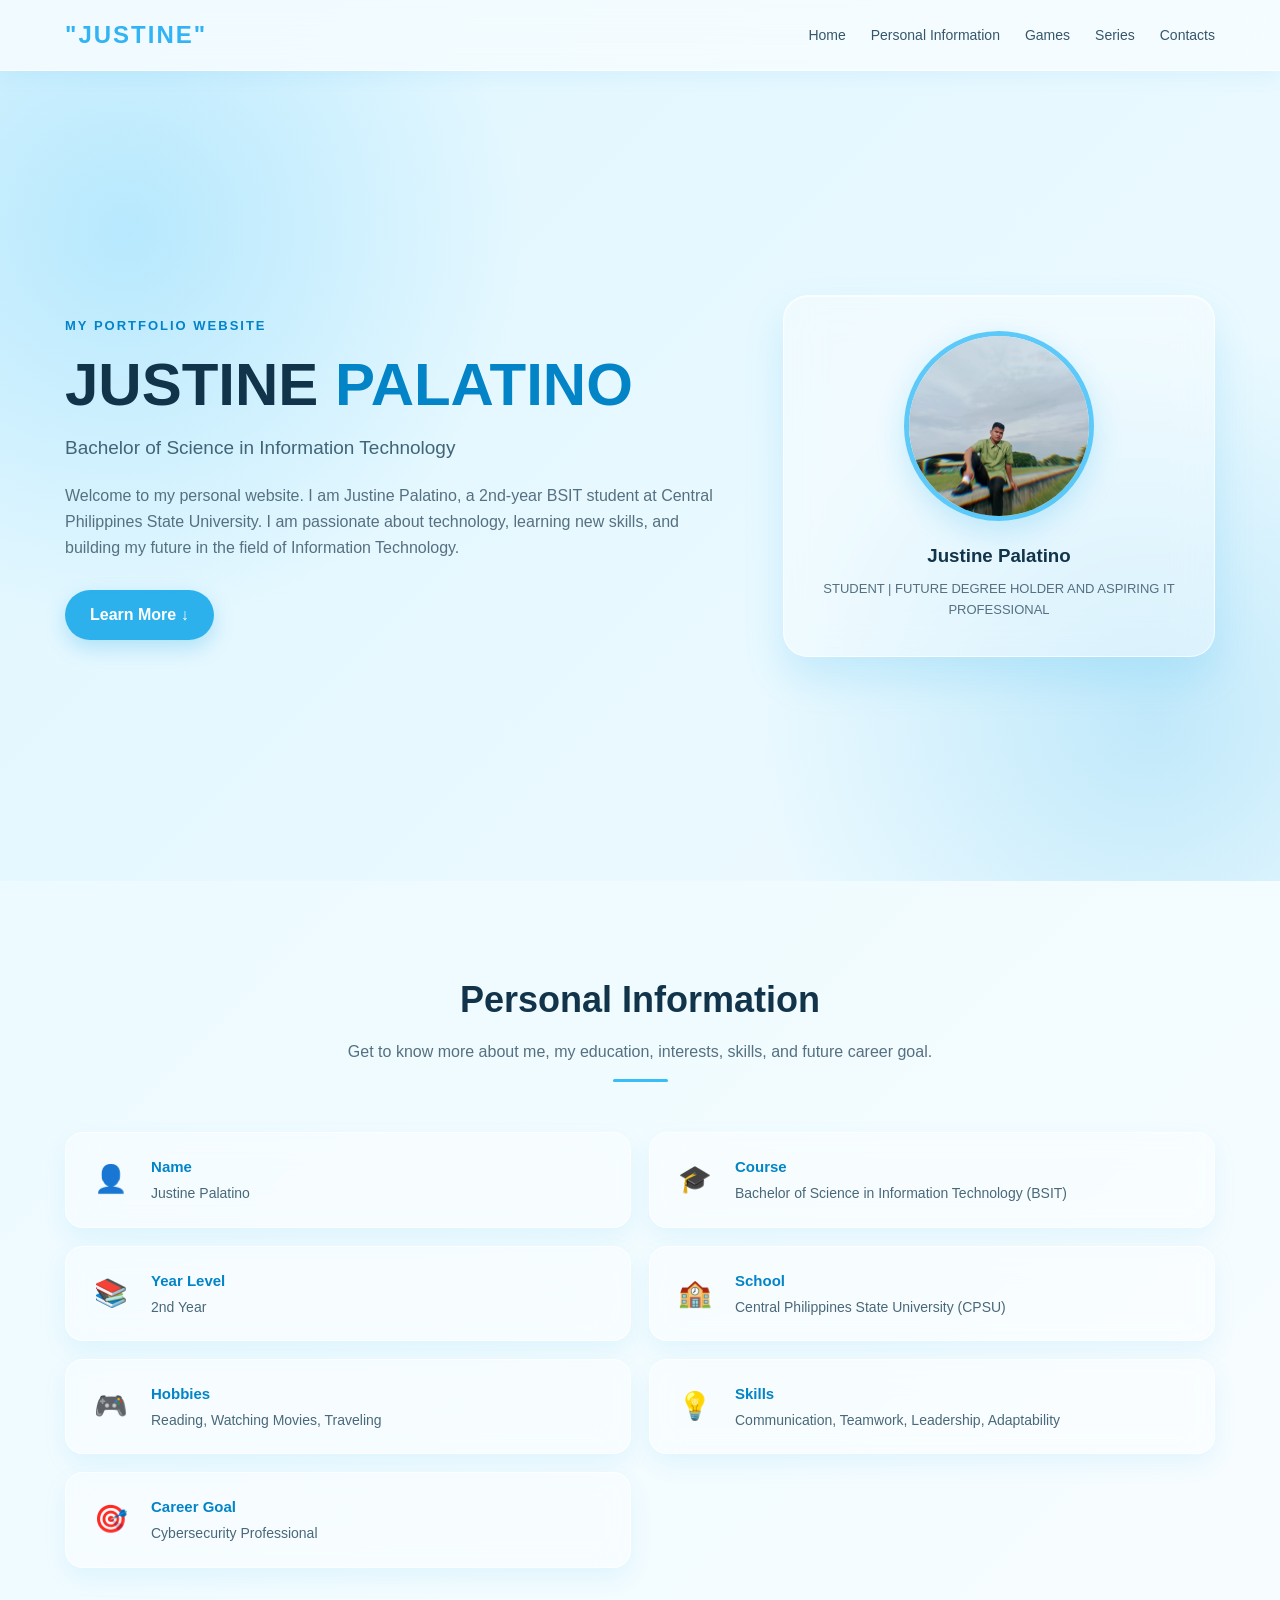
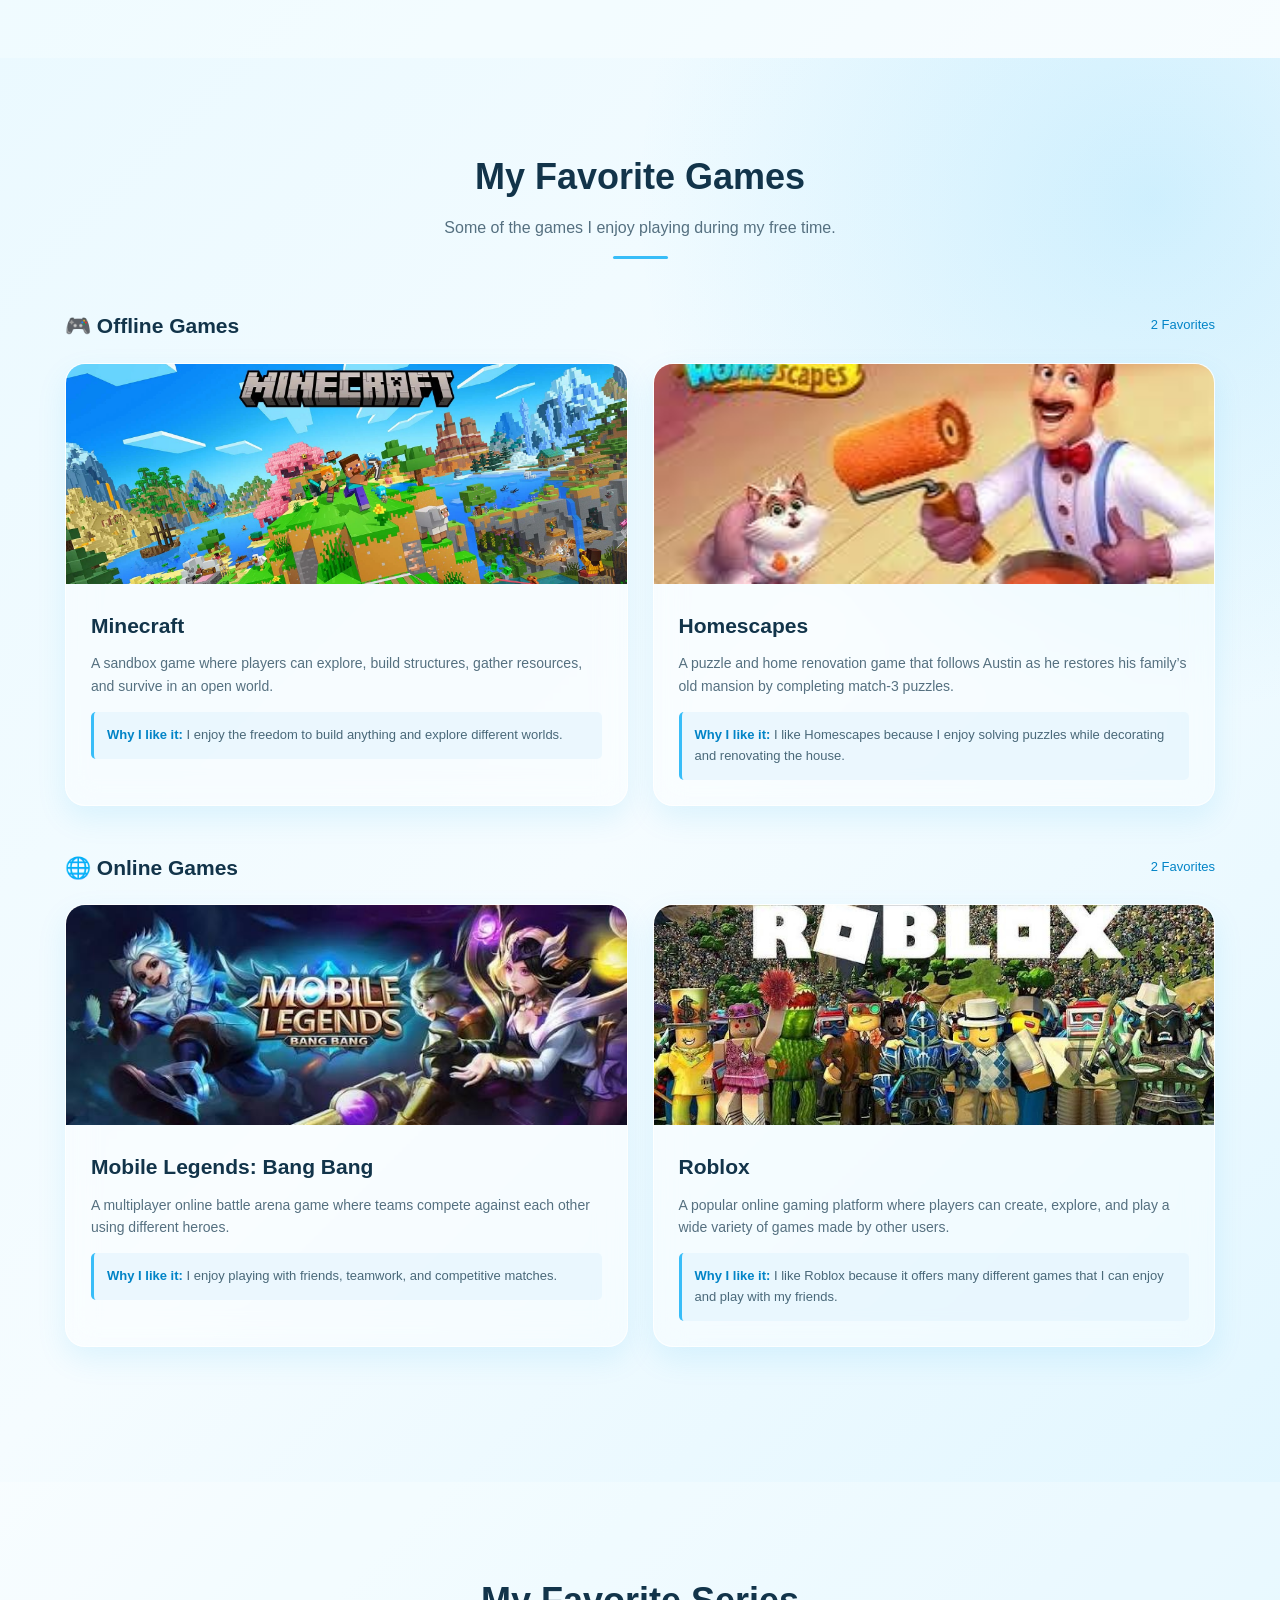
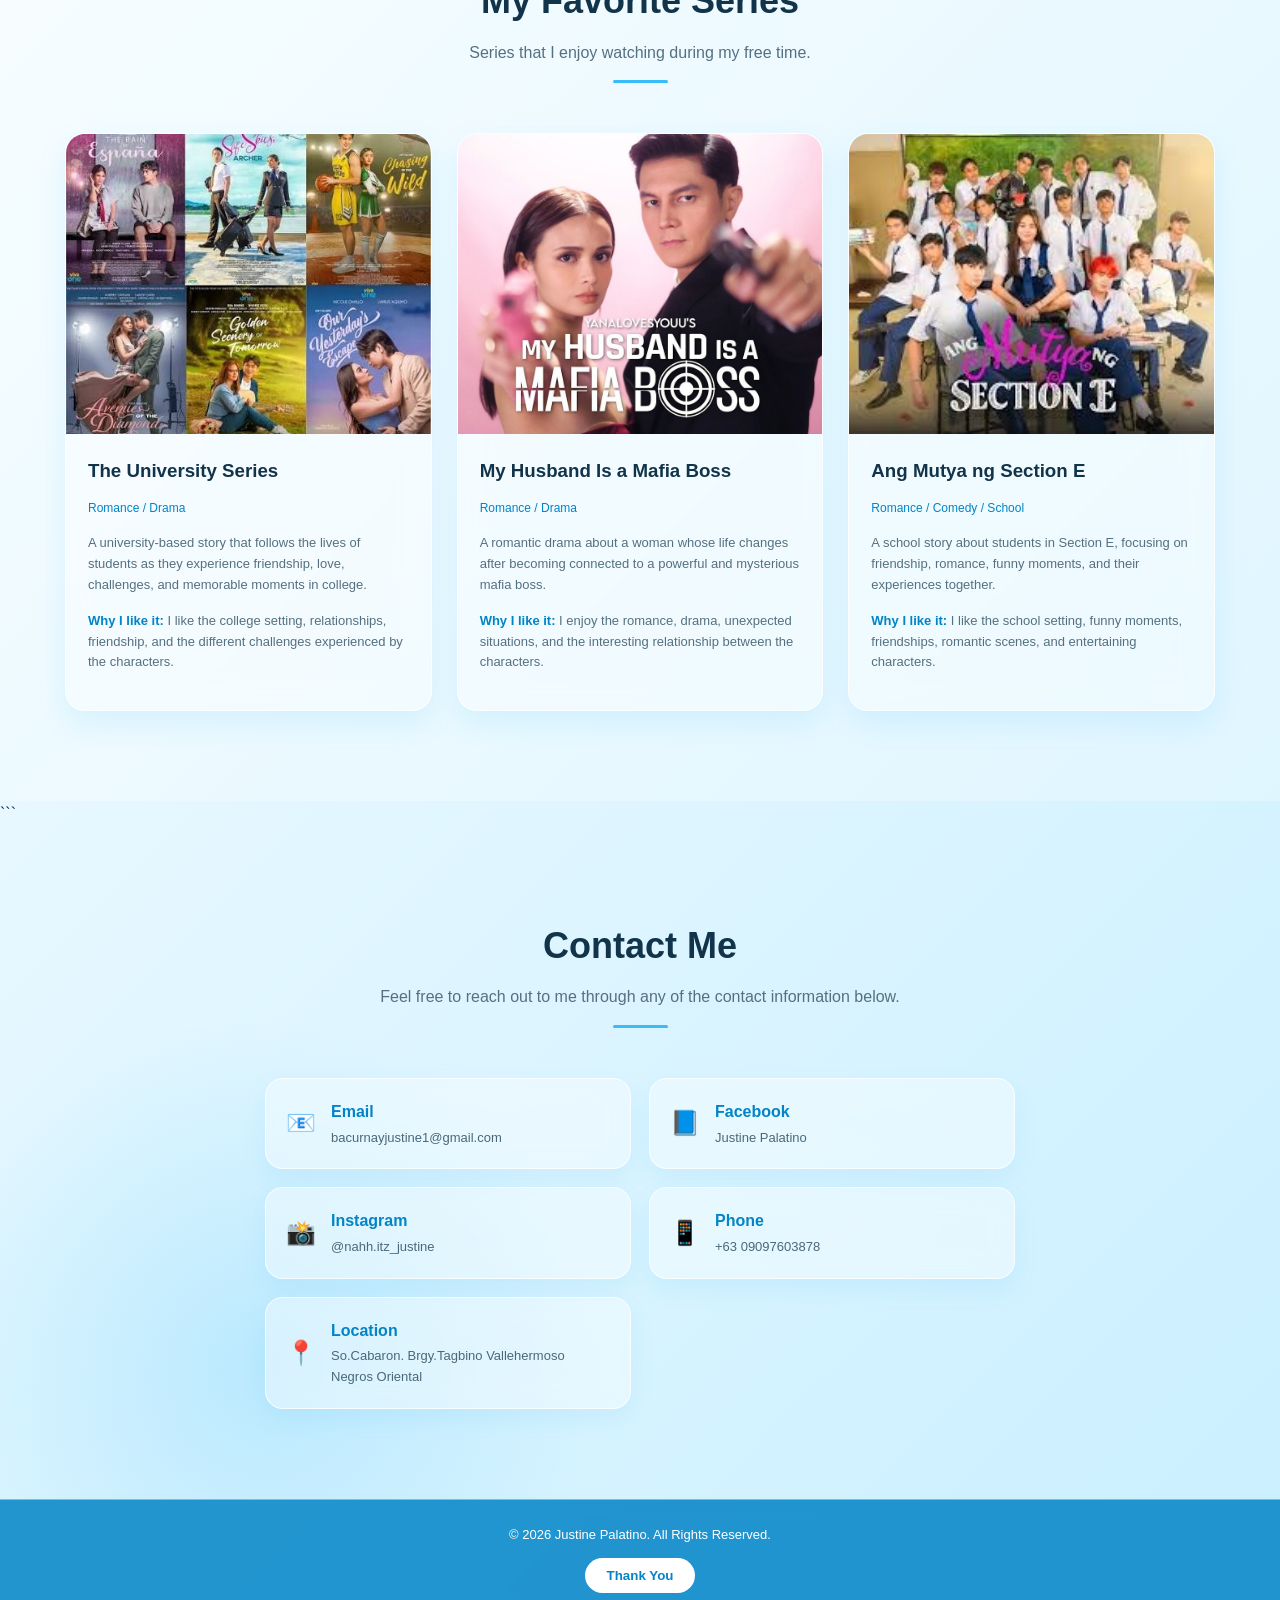
<file: index.html>
<!DOCTYPE html>
<html lang="en">
<head>
    <meta charset="UTF-8">
    <meta name="viewport" content="width=device-width, initial-scale=1.0">

    <title>Justine Palatino | Personal Portfolio</title>

    <!-- Connect the external CSS file -->
    <link rel="stylesheet" href="portfolio.css">
</head>

<body>
<!-- NAVIGATION BAR -->
    <header>
        <nav class="container">

            <a href="#home" class="logo">
                "JUSTINE"
            </a>

            <ul class="nav-links">
                <li><a href="#home">Home</a></li>
                <li><a href="#personal">Personal Information</a></li>
                <li><a href="#favorites">Games</a></li>
                <li><a href="#movies">Series</a></li>
                <li><a href="#contacts">Contacts</a></li>
            </ul>

        </nav>
    </header>


    <main>

<!-- HOME SECTION -->
        <section id="home">

            <div class="container hero">

                <div class="hero-text">

                    <div class="welcome">
                        MY PORTFOLIO WEBSITE
                    </div>

                    <h1>
                        JUSTINE <span>PALATINO</span>
                    </h1>

                    <h3>
                        Bachelor of Science in Information Technology
                    </h3>

                    <p>
                        Welcome to my personal website. I am Justine Palatino,
                        a 2nd-year BSIT student at Central Philippines State
                        University. I am passionate about technology,
                        learning new skills, and building my future in the
                        field of Information Technology.
                    </p>

                    <a href="#personal" class="btn">
                        Learn More ↓
                    </a>

                </div>


                <div class="hero-card">

                    <div class="profile-placeholder">
                        <img src="profile.jpg" alt="Profile Picture">
                    </div>

                    <h3>Justine Palatino</h3>

                    <p>
                        STUDENT | FUTURE DEGREE HOLDER AND
                        ASPIRING IT PROFESSIONAL
                    </p>

                </div>

            </div>

        </section>


        <!-- =====================================================
             2. PERSONAL INFORMATION SECTION
        ====================================================== -->
        <section id="personal">

            <div class="container">

                <div class="section-title">

                    <h2>Personal Information</h2>

                    <p>
                        Get to know more about me, my education,
                        interests, skills, and future career goal.
                    </p>

                    <div class="line"></div>

                </div>


                <div class="info-grid">

                    <div class="info-card">
                        <div class="info-icon">👤</div>
                        <div>
                            <h3>Name</h3>
                            <p>Justine Palatino</p>
                        </div>
                    </div>


                    <div class="info-card">
                        <div class="info-icon">🎓</div>
                        <div>
                            <h3>Course</h3>
                            <p>
                                Bachelor of Science in Information
                                Technology (BSIT)
                            </p>
                        </div>
                    </div>


                    <div class="info-card">
                        <div class="info-icon">📚</div>
                        <div>
                            <h3>Year Level</h3>
                            <p>2nd Year</p>
                        </div>
                    </div>


                    <div class="info-card">
                        <div class="info-icon">🏫</div>
                        <div>
                            <h3>School</h3>
                            <p>
                                Central Philippines State University (CPSU)
                            </p>
                        </div>
                    </div>


                    <div class="info-card">
                        <div class="info-icon">🎮</div>
                        <div>
                            <h3>Hobbies</h3>
                            <p>
                                Reading, Watching Movies, Traveling
                            </p>
                        </div>
                    </div>


                    <div class="info-card">
                        <div class="info-icon">💡</div>
                        <div>
                            <h3>Skills</h3>
                            <p>
                                Communication, Teamwork, Leadership,
                                Adaptability
                            </p>
                        </div>
                    </div>


                    <div class="info-card">
                        <div class="info-icon">🎯</div>
                        <div>
                            <h3>Career Goal</h3>
                            <p>
                                Cybersecurity Professional
                            </p>
                        </div>
                    </div>

                </div>

            </div>

        </section>


        <!-- =====================================================
             3. FAVORITES SECTION
        ====================================================== -->
        <section id="favorites">

            <div class="container">

                <div class="section-title">

                    <h2>My Favorite Games</h2>

                    <p>
                        Some of the games I enjoy playing during my
                        free time.
                    </p>

                    <div class="line"></div>

                </div>


                <!-- OFFLINE GAMES -->

                <div class="category-title">
                    <h3>🎮 Offline Games</h3>
                    <span>2 Favorites</span>
                </div>


                <div class="game-grid">

                    <!-- Minecraft -->
                    <div class="game-card">

                        <div class="game-image">
                            <img src="minecraft.jpg" alt="Minecraft">
                        </div>

                        <div class="game-content">

                            <h4>Minecraft</h4>

                            <p>
                                A sandbox game where players can explore,
                                build structures, gather resources, and
                                survive in an open world.
                            </p>

                            <div class="why-like">
                                <strong>Why I like it:</strong>
                                I enjoy the freedom to build anything
                                and explore different worlds.
                            </div>

                        </div>

                    </div>


                    <!-- Homescapes -->
                    <div class="game-card">

                        <div class="game-image">
                            <img src="homescapes.jpg" alt="Homescapes">
                        </div>

                        <div class="game-content">

                            <h4>Homescapes</h4>

                            <p>                           
                              A puzzle and home renovation game that
                              follows Austin as he restores his family’s
                              old mansion by completing match-3 puzzles.

                            </p>

                            <div class="why-like">
                                <strong>Why I like it:</strong>
                                I like Homescapes because I enjoy solving puzzles while decorating and renovating the house.

                            </div>

                        </div>

                    </div>

                </div>


                <!-- ONLINE GAMES -->

                <div class="category-title">

                    <h3>🌐 Online Games</h3>
                    <span>2 Favorites</span>

                </div>


                <div class="game-grid">

                    <!-- Mobile Legends -->
                    <div class="game-card">

                        <div class="game-image">
                            <img src="mobilelegends.jpg" alt="Mobile Legends">
                        </div>

                        <div class="game-content">

                            <h4>Mobile Legends: Bang Bang</h4>

                            <p>
                                A multiplayer online battle arena game
                                where teams compete against each other
                                using different heroes.
                            </p>

                            <div class="why-like">
                                <strong>Why I like it:</strong>
                                I enjoy playing with friends, teamwork,
                                and competitive matches.
                            </div>

                        </div>

                    </div>


                    <!-- Roblox -->
                    <div class="game-card">

                        <div class="game-image">
                            <img src="roblox.jpg" alt="Roblox">
                        </div>

                        <div class="game-content">

                            <h4>Roblox</h4>

                            <p>
                               A popular online gaming platform where players can create, explore,
                               and play a wide variety of games made by other users.
                            </p>

                            <div class="why-like">
                                <strong>Why I like it:</strong>
                               I like Roblox because it offers many different games 
                               that I can enjoy and play with my friends.
                            </div>

                        </div>

                    </div>

                </div>

            </div>

        </section>


        <!-- =====================================================
             4. MOVIES SECTION
        ====================================================== -->
<section id="movies">

    <div class="container">

        <div class="section-title">

            <h2>My Favorite Series</h2>

            <p>
                Series that I enjoy watching during my free time.
            </p>

            <div class="line"></div>

        </div>


        <div class="movie-grid">


            <!-- Series 1 -->
            <div class="movie-card">

                <div class="movie-poster">
                    <img src="university.jpg" alt="The University Series">
                </div>

                <div class="movie-content">

                    <h3>The University Series</h3>

                    <span class="genre">
                        Romance / Drama
                    </span>

                    <p>
                        A university-based story that follows the
                        lives of students as they experience friendship,
                        love, challenges, and memorable moments in college.
                    </p>

                    <p>
                        <strong>Why I like it:</strong>
                        I like the college setting, relationships,
                        friendship, and the different challenges
                        experienced by the characters.
                    </p>

                </div>

            </div>


            <!-- Series 2 -->
            <div class="movie-card">

                <div class="movie-poster">
                    <img src="mafia.jpg" alt="My Husband Is a Mafia Boss">
                </div>

                <div class="movie-content">

                    <h3>My Husband Is a Mafia Boss</h3>

                    <span class="genre">
                        Romance / Drama
                    </span>

                    <p>
                        A romantic drama about a woman whose life changes
                        after becoming connected to a powerful and
                        mysterious mafia boss.
                    </p>

                    <p>
                        <strong>Why I like it:</strong>
                        I enjoy the romance, drama, unexpected situations,
                        and the interesting relationship between the
                        characters.
                    </p>

                </div>

            </div>


            <!-- Series 3 -->
            <div class="movie-card">

                <div class="movie-poster">
                    <img src="mutya.jpg" alt="Mutya ng Section E">
                </div>

                <div class="movie-content">

                    <h3>Ang Mutya ng Section E</h3>

                    <span class="genre">
                        Romance / Comedy / School
                    </span>

                    <p>
                        A school story about students in Section E,
                        focusing on friendship, romance, funny moments,
                        and their experiences together.
                    </p>

                    <p>
                        <strong>Why I like it:</strong>
                        I like the school setting, funny moments,
                        friendships, romantic scenes, and entertaining
                        characters.
                    </p>

                </div>

            </div>


        </div>

    </div>

</section>
```


        <!-- =====================================================
             5. CONTACTS SECTION
        ====================================================== -->
        <section id="contacts">

            <div class="container">

                <div class="section-title">

                    <h2>Contact Me</h2>

                    <p>
                        Feel free to reach out to me through any of
                        the contact information below.
                    </p>

                    <div class="line"></div>

                </div>


                <div class="contact-wrapper">

                    <!-- CONTACT INFORMATION -->

                    <div class="contact-info">

                        <div class="contact-card">

                            <div class="contact-icon">📧</div>

                            <div>
                                <h4>Email</h4>
                                <p>bacurnayjustine1@gmail.com</p>
                            </div>

                        </div>


                        <div class="contact-card">

                            <div class="contact-icon">📘</div>

                            <div>
                                <h4>Facebook</h4>
                                <p>Justine Palatino</p>
                            </div>

                        </div>


                        <div class="contact-card">

                            <div class="contact-icon">📸</div>

                            <div>
                                <h4>Instagram</h4>
                                <p>@nahh.itz_justine</p>
                            </div>

                        </div>


                        <div class="contact-card">

                            <div class="contact-icon">📱</div>

                            <div>
                                <h4>Phone</h4>
                                <p>+63 09097603878</p>
                            </div>

                        </div>


                        <div class="contact-card">

                            <div class="contact-icon">📍</div>

                            <div>
                                <h4>Location</h4>
                                <p>So.Cabaron. Brgy.Tagbino Vallehermoso Negros Oriental</p>
                            </div>

                        </div>

                    </div>

    </main>


    <!-- =========================================================
         FOOTER
    ========================================================== -->
<footer>

    <p>
        © 2026 Justine Palatino. All Rights Reserved.
    </p>

    <button onclick="thankYouMessage()" class="thank-you-btn">
        Thank You
    </button>

</footer>

<script src="portfolio.js"></script>

</body>
</html>
</file>
<file: portfolio.css>
/* =========================================================
   GENERAL
========================================================= */

* {
    margin: 0;
    padding: 0;
    box-sizing: border-box;
    scroll-behavior: smooth;
}

body {
    font-family: Arial, Helvetica, sans-serif;
    background: linear-gradient(135deg, #dff6ff, #f5fcff, #c9efff);
    color: #163047;
    line-height: 1.6;
}

.container {
    width: 90%;
    max-width: 1150px;
    margin: auto;
}

section {
    padding: 90px 0;
}


/* =========================================================
   NAVIGATION BAR
========================================================= */

header {
    position: sticky;
    top: 0;
    z-index: 1000;

    background: rgba(255, 255, 255, 0.55);
    backdrop-filter: blur(15px);
    -webkit-backdrop-filter: blur(15px);

    border-bottom: 1px solid rgba(255, 255, 255, 0.7);
    box-shadow: 0 4px 20px rgba(0, 150, 220, 0.08);
}

nav.container {
    min-height: 70px;
    display: flex;
    align-items: center;
    justify-content: space-between;
}

.logo {
    text-decoration: none;
    color: #31b3f4;
    font-size: 24px;
    font-weight: bold;
    letter-spacing: 2px;
}

.nav-links {
    display: flex;
    list-style: none;
    gap: 25px;
}

.nav-links a {
    text-decoration: none;
    color: #36566b;
    font-size: 14px;
    font-weight: 500;
    transition: 0.3s;
}

.nav-links a:hover {
    color: #0284c7;
}


/* =========================================================
   HOME
========================================================= */

#home {
    min-height: 90vh;
    display: flex;
    align-items: center;

    background:
        radial-gradient(circle at 10% 20%, rgba(56, 189, 248, 0.25), transparent 30%),
        radial-gradient(circle at 90% 80%, rgba(14, 165, 233, 0.20), transparent 30%);
}

.hero {
    display: grid;
    grid-template-columns: 1.5fr 1fr;
    gap: 70px;
    align-items: center;
}

.welcome {
    display: inline-block;
    color: #0284c7;
    font-size: 13px;
    font-weight: bold;
    letter-spacing: 2px;
    margin-bottom: 15px;
}

.hero-text h1 {
    font-size: 60px;
    line-height: 1.1;
    color: #12344a;
    margin-bottom: 15px;
}

.hero-text h1 span {
    color: #0284c7;
}

.hero-text h3 {
    color: #416477;
    font-size: 19px;
    font-weight: normal;
    margin-bottom: 20px;
}

.hero-text p {
    max-width: 650px;
    color: #557080;
    margin-bottom: 30px;
}

.btn {
    display: inline-block;
    text-decoration: none;

    background: rgba(14, 165, 233, 0.85);
    color: white;

    padding: 12px 25px;
    border-radius: 30px;

    font-weight: bold;

    box-shadow: 0 8px 20px rgba(14, 165, 233, 0.25);
    transition: 0.3s;
}

.btn:hover {
    background: #0284c7;
    transform: translateY(-3px);
}


/* =========================================================
   GLASS PROFILE CARD
========================================================= */

.hero-card {
    background: rgba(255, 255, 255, 0.35);

    backdrop-filter: blur(18px);
    -webkit-backdrop-filter: blur(18px);

    border: 1px solid rgba(255, 255, 255, 0.7);

    border-radius: 25px;

    padding: 35px;

    text-align: center;

    box-shadow:
        0 20px 40px rgba(14, 165, 233, 0.15),
        inset 0 1px 1px rgba(255, 255, 255, 0.8);
}

.profile-placeholder {
    width: 190px;
    height: 190px;
    margin: 0 auto 20px;
}

.profile-placeholder img {
    width: 100%;
    height: 100%;
    object-fit: cover;

    border-radius: 50%;

    border: 5px solid rgba(56, 189, 248, 0.8);

    box-shadow: 0 10px 30px rgba(14, 165, 233, 0.2);
}

.hero-card h3 {
    color: #12344a;
    margin-bottom: 8px;
}

.hero-card p {
    color: #557080;
    font-size: 13px;
}


/* =========================================================
   SECTION TITLES
========================================================= */

.section-title {
    text-align: center;
    margin-bottom: 50px;
}

.section-title h2 {
    color: #12344a;
    font-size: 36px;
    margin-bottom: 10px;
}

.section-title p {
    color: #557080;
}

.line {
    width: 55px;
    height: 3px;

    background: #38bdf8;

    margin: 15px auto;

    border-radius: 10px;
}


/* =========================================================
   PERSONAL INFORMATION
========================================================= */

#personal {
    background: rgba(255, 255, 255, 0.25);
}

.info-grid {
    display: grid;
    grid-template-columns: repeat(2, 1fr);
    gap: 18px;
}

.info-card {
    display: flex;
    align-items: center;
    gap: 18px;

    background: rgba(255, 255, 255, 0.38);

    backdrop-filter: blur(15px);
    -webkit-backdrop-filter: blur(15px);

    border: 1px solid rgba(255, 255, 255, 0.7);

    padding: 22px;

    border-radius: 18px;

    box-shadow: 0 10px 25px rgba(14, 165, 233, 0.08);

    transition: 0.3s;
}

.info-card:hover {
    transform: translateY(-5px);

    border-color: rgba(56, 189, 248, 0.7);

    box-shadow: 0 15px 30px rgba(14, 165, 233, 0.15);
}

.info-icon {
    font-size: 27px;
    min-width: 45px;
    text-align: center;
}

.info-card h3 {
    color: #0284c7;
    font-size: 15px;
    margin-bottom: 3px;
}

.info-card p {
    color: #496879;
    font-size: 14px;
}


/* =========================================================
   FAVORITES
========================================================= */

#favorites {
    background:
        radial-gradient(circle at 90% 10%, rgba(56, 189, 248, 0.2), transparent 30%);
}

.category-title {
    display: flex;
    align-items: center;
    justify-content: space-between;

    margin: 35px 0 20px;
}

.category-title h3 {
    color: #12344a;
    font-size: 21px;
}

.category-title span {
    color: #0284c7;
    font-size: 13px;
}

.game-grid {
    display: grid;
    grid-template-columns: repeat(2, 1fr);
    gap: 25px;

    margin-bottom: 45px;
}


/* =========================================================
   GLASS GAME CARD
========================================================= */

.game-card {
    overflow: hidden;

    background: rgba(255, 255, 255, 0.38);

    backdrop-filter: blur(15px);
    -webkit-backdrop-filter: blur(15px);

    border: 1px solid rgba(255, 255, 255, 0.75);

    border-radius: 20px;

    box-shadow: 0 12px 30px rgba(14, 165, 233, 0.1);

    transition: 0.3s;
}

.game-card:hover {
    transform: translateY(-7px);

    box-shadow: 0 20px 35px rgba(14, 165, 233, 0.18);

    border-color: rgba(56, 189, 248, 0.7);
}

.game-image {
    height: 220px;
    overflow: hidden;
}

.game-image img {
    width: 100%;
    height: 100%;

    object-fit: cover;

    transition: 0.4s;
}

.game-card:hover .game-image img {
    transform: scale(1.05);
}

.game-content {
    padding: 25px;
}

.game-content h4 {
    color: #12344a;
    font-size: 21px;
    margin-bottom: 10px;
}

.game-content p {
    color: #557080;
    font-size: 14px;
    margin-bottom: 15px;
}

.why-like {
    padding: 13px;

    background: rgba(224, 242, 254, 0.55);

    border-left: 3px solid #38bdf8;

    border-radius: 5px;

    color: #496879;

    font-size: 13px;
}

.why-like strong {
    color: #0284c7;
}


/* =========================================================
   MOVIES / SERIES
========================================================= */

#movies {
    background: rgba(255, 255, 255, 0.25);
}

.movie-grid {
    display: grid;
    grid-template-columns: repeat(3, 1fr);
    gap: 25px;
}

.movie-card {
    background: rgba(255, 255, 255, 0.38);

    backdrop-filter: blur(15px);
    -webkit-backdrop-filter: blur(15px);

    border: 1px solid rgba(255, 255, 255, 0.75);

    border-radius: 20px;

    overflow: hidden;

    box-shadow: 0 12px 30px rgba(14, 165, 233, 0.1);

    transition: 0.3s;
}

.movie-card:hover {
    transform: translateY(-7px);

    border-color: rgba(56, 189, 248, 0.7);

    box-shadow: 0 20px 35px rgba(14, 165, 233, 0.18);
}

.movie-poster {
    height: 300px;

    background: rgba(186, 230, 253, 0.4);

    display: flex;
    align-items: center;
    justify-content: center;

    font-size: 70px;

    overflow: hidden;
}

.movie-poster img {
    width: 100%;
    height: 100%;

    object-fit: cover;
}

.movie-content {
    padding: 22px;
}

.movie-content h3 {
    color: #12344a;
    margin-bottom: 8px;
}

.genre {
    display: inline-block;

    color: #0284c7;

    font-size: 12px;

    margin-bottom: 15px;
}

.movie-content p {
    color: #557080;
    font-size: 13px;
    margin-bottom: 15px;
}

.movie-content strong {
    color: #0284c7;
}


/* =========================================================
   CONTACTS
========================================================= */

#contacts {
    background:
        radial-gradient(circle at 20% 80%, rgba(56, 189, 248, 0.2), transparent 30%);
}

.contact-wrapper {
    max-width: 750px;
    margin: auto;
}

.contact-info {
    display: grid;
    grid-template-columns: repeat(2, 1fr);
    gap: 18px;
}

.contact-card {
    display: flex;
    align-items: center;
    gap: 15px;

    padding: 20px;

    background: rgba(255, 255, 255, 0.4);

    backdrop-filter: blur(15px);
    -webkit-backdrop-filter: blur(15px);

    border: 1px solid rgba(255, 255, 255, 0.75);

    border-radius: 18px;

    box-shadow: 0 10px 25px rgba(14, 165, 233, 0.08);

    transition: 0.3s;
}

.contact-card:hover {
    transform: translateY(-5px);

    border-color: rgba(56, 189, 248, 0.7);

    box-shadow: 0 15px 30px rgba(14, 165, 233, 0.15);
}

.contact-icon {
    font-size: 24px;
}

.contact-card h4 {
    color: #0284c7;
    margin-bottom: 3px;
}

.contact-card p {
    color: #496879;
    font-size: 13px;
    word-break: break-word;
}


/* =========================================================
   FOOTER
========================================================= */

footer {
    background: rgba(2, 132, 199, 0.85);

    backdrop-filter: blur(10px);
    -webkit-backdrop-filter: blur(10px);

    text-align: center;

    padding: 25px;

    border-top: 1px solid rgba(255, 255, 255, 0.4);
}

footer p {
    color: white;
    font-size: 13px;
}


/* =========================================================
   RESPONSIVE DESIGN
========================================================= */

@media (max-width: 900px) {

    .hero {
        grid-template-columns: 1fr;
        text-align: center;
    }

    .hero-text p {
        margin-left: auto;
        margin-right: auto;
    }

    .hero-card {
        max-width: 400px;
        width: 100%;
        margin: auto;
    }

    .movie-grid {
        grid-template-columns: repeat(2, 1fr);
    }
}


@media (max-width: 700px) {

    nav.container {
        flex-direction: column;
        padding: 15px 0;
        gap: 12px;
    }

    .nav-links {
        gap: 12px;
        flex-wrap: wrap;
        justify-content: center;
    }

    .nav-links a {
        font-size: 12px;
    }

    .hero-text h1 {
        font-size: 42px;
    }

    .info-grid,
    .game-grid,
    .movie-grid,
    .contact-info {
        grid-template-columns: 1fr;
    }

    section {
        padding: 65px 0;
    }

    .section-title h2 {
        font-size: 30px;
    }
}

.thank-you-btn {
    margin-top: 12px;
    padding: 10px 22px;
    border: none;
    border-radius: 25px;
    background: white;
    color: #0284c7;
    font-weight: bold;
    cursor: pointer;
    transition: 0.3s;
}

.thank-you-btn:hover {
    transform: translateY(-3px);
    background: #e0f2fe;
}
</file>
